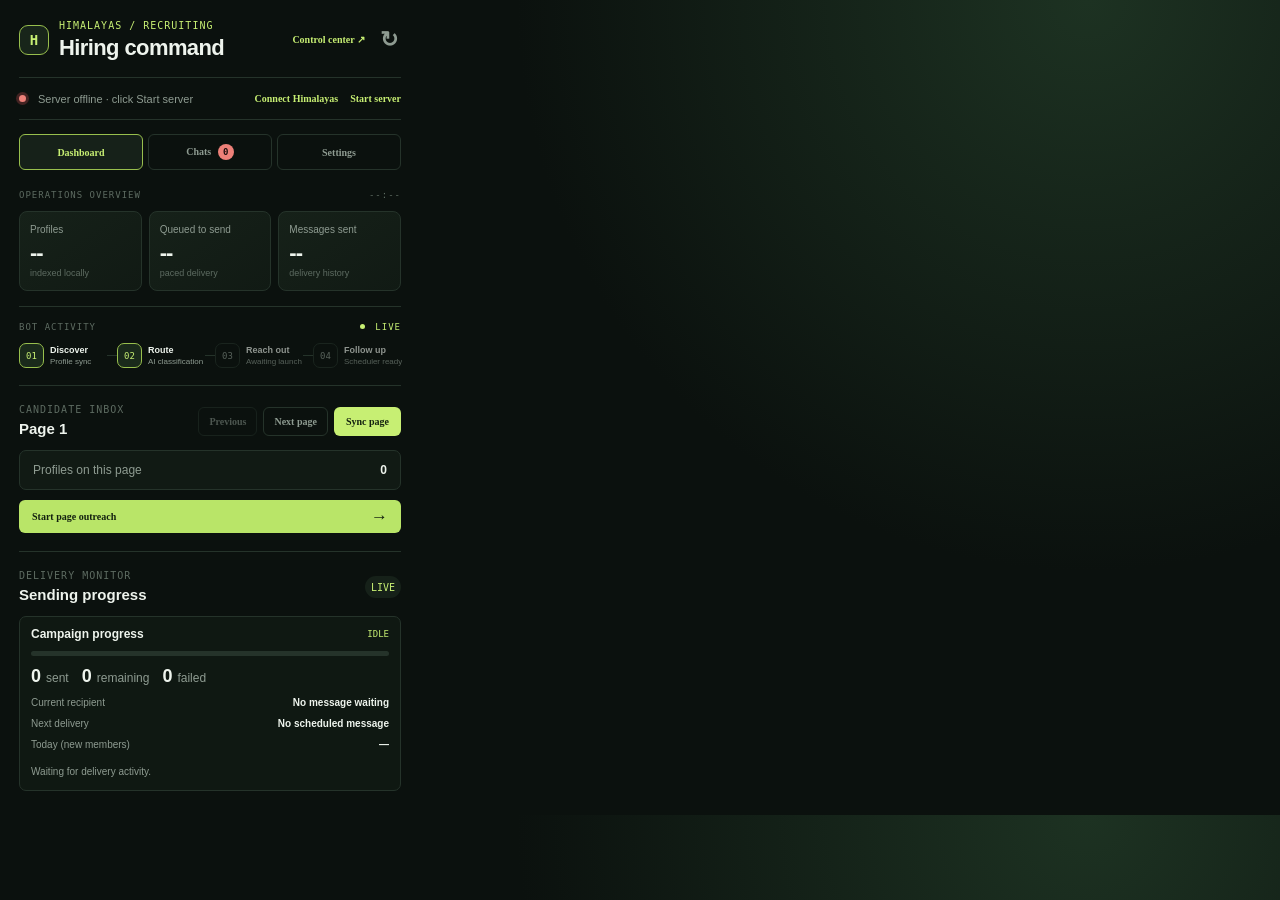
<file: extension/popup.html>
<!doctype html>
<html lang="en">
<head><meta charset="utf-8"><meta name="viewport" content="width=device-width,initial-scale=1"><title>Hiring Assistant</title><link rel="stylesheet" href="popup.css"><style>.progress-card{display:grid;gap:10px}.progress-track{height:5px;background:#25332a;border-radius:99px;overflow:hidden}.progress-track span{display:block;height:100%;width:0;background:#c7ef73;border-radius:99px;transition:width .3s ease}.progress-numbers{display:flex;align-items:baseline;gap:5px;color:#8e9b91}.progress-numbers strong{font-size:18px;color:#eef4ed;margin-left:8px}.progress-numbers strong:first-child{margin-left:0}.progress-detail{display:flex;justify-content:space-between;gap:12px;color:#8e9b91;font-size:10px}.progress-detail strong{color:#eef4ed;text-align:right;max-width:210px;overflow:hidden;text-overflow:ellipsis;white-space:nowrap}.page-summary{display:flex;justify-content:space-between;align-items:center;padding:12px 13px;border:1px solid #25332a;border-radius:7px;background:#111a14;color:#8e9b91}.page-summary strong{color:#eef4ed}.activity-log{display:grid;gap:5px;max-height:270px;overflow:auto}.log-row{display:grid;grid-template-columns:7px 1fr auto;align-items:center;gap:9px;padding:9px 10px;border:1px solid #25332a;border-radius:6px;background:#111a14}.log-dot{width:7px;height:7px;border-radius:50%;background:#5d6b61}.log-row.sent .log-dot{background:#c7ef73}.log-row.failed .log-dot{background:#ee8179}.log-row.scheduled .log-dot,.log-row.approved .log-dot{background:#f3a66e}.log-name{font-weight:800;font-size:11px}.log-detail{color:#5d6b61;font-size:9px;margin-top:3px}.log-status{font:9px 'DM Mono',monospace;color:#c7ef73;text-transform:uppercase}.log-row.failed .log-status{color:#ee8179}.log-time{color:#5d6b61;font:9px 'DM Mono',monospace;text-align:right}.log-empty{color:#8e9b91;font-size:11px;padding:12px 0}.tabs{display:grid;grid-template-columns:repeat(3,1fr);gap:5px;margin:14px 0 2px}.tab-button{background:transparent;border:1px solid #25332a;color:#8e9b91}.tab-button.active{background:#162119;color:#c7ef73;border-color:#98bf4d}.tab-panel[hidden]{display:none}.settings-form{display:grid;gap:13px}.settings-group{display:grid;gap:8px;padding:14px 0;border-top:1px solid #25332a}.settings-group h2{font-size:12px;color:#eef4ed}.field{display:grid;gap:5px}.field label{color:#8e9b91;font:9px 'DM Mono',monospace;text-transform:uppercase}.field input,.field select{width:100%;border:1px solid #25332a;border-radius:6px;background:#111a14;color:#eef4ed;padding:9px;font:11px Manrope}.settings-note{color:#5d6b61;font-size:10px;line-height:1.45}.save-settings{width:100%;margin-top:4px}.settings-result{min-height:15px;color:#c7ef73;font-size:10px}.conversation-list,.conversation-messages{display:grid;gap:6px;max-height:290px;overflow:auto}.conversation-row{display:grid;grid-template-columns:1fr auto;gap:8px;padding:10px;border:1px solid #25332a;border-radius:7px;background:#111a14;color:#eef4ed;cursor:pointer;text-align:left;width:100%}.conversation-row.active{border-color:#98bf4d;background:#162119}.conversation-row strong{font-size:11px}.conversation-row small{display:block;color:#5d6b61;font-size:9px;margin-top:4px}.conversation-row .tag{font-size:8px}.conversation-summary{color:#8e9b91;font-size:10px;line-height:1.45;padding:10px 0}.chat-bubble{max-width:92%;padding:9px 10px;border-radius:7px;background:#162119;color:#d7e2d6;font-size:10px;line-height:1.45}.chat-bubble.outbound{margin-left:auto;background:#263b25}.chat-bubble small{display:block;color:#80917f;font:9px 'DM Mono',monospace;margin-top:5px}.chat-empty{color:#8e9b91;font-size:11px;padding:12px 0}.header-actions{display:flex;align-items:center;gap:12px}.secret{-webkit-text-security:disc}</style></head>
<style>.unread-badge{display:inline-grid;place-items:center;min-width:16px;height:16px;padding:0 4px;margin-left:4px;border-radius:99px;background:#ee8179;color:#1b0d0c;font:800 9px 'DM Mono',monospace}.conversation-row.unread{border-color:#c7ef73;background:#1a2a1c}.conversation-row small.reply-preview{color:#c7ef73;font-style:italic;white-space:normal;word-break:break-word;max-width:230px}.row-unread{display:inline-grid;place-items:center;min-width:16px;height:16px;margin-left:5px;border-radius:99px;background:#ee8179;color:#1b0d0c;font:800 9px 'DM Mono',monospace;text-align:center}</style>
<body>
  <main>
    <header>
      <div class="brand"><span class="brand-mark">H</span><div><p class="eyebrow">HIMALAYAS / RECRUITING</p><h1>Hiring command</h1></div></div>
      <div class="header-actions"><button id="admin-link" class="text-button" title="Manage every extension in one dashboard">Control center ↗</button><button id="refresh" class="icon-button" aria-label="Refresh dashboard" title="Refresh dashboard">↻</button></div>
    </header>
    <div class="service-row"><span id="service-dot" class="service-dot"></span><p id="status" class="status">Checking local service...</p><button id="auth" class="text-button">Connect Himalayas</button><button id="server-toggle" class="text-button server-toggle">Start server</button></div>
    <nav class="tabs" aria-label="Dashboard sections"><button id="dashboard-tab" class="tab-button active">Dashboard</button><button id="chats-tab" class="tab-button">Chats <span id="unread-badge" class="unread-badge" hidden>0</span></button><button id="settings-tab" class="tab-button">Settings</button></nav>

    <div id="dashboard-panel" class="tab-panel">

    <section class="overview">
      <div class="section-kicker"><span>OPERATIONS OVERVIEW</span><span id="last-updated">--:--</span></div>
      <div class="metrics">
        <div class="metric"><span class="metric-label">Profiles</span><strong id="metric-profiles">--</strong><span id="metric-profiles-detail" class="metric-detail">indexed locally</span></div>
        <div class="metric"><span class="metric-label">Queued to send</span><strong id="metric-ready">--</strong><span id="metric-ready-detail" class="metric-detail">paced delivery</span></div>
        <div class="metric"><span class="metric-label">Messages sent</span><strong id="metric-sent">--</strong><span id="metric-sent-detail" class="metric-detail">delivery history</span></div>
      </div>
    </section>

    <section class="workflow-section">
      <div class="section-kicker"><span>BOT ACTIVITY</span><span class="live-label"><i></i> LIVE</span></div>
      <div class="workflow">
        <div class="workflow-step complete"><span class="step-icon">01</span><div><strong>Discover</strong><small>Profile sync</small></div></div>
        <div class="workflow-line"></div>
        <div class="workflow-step complete"><span class="step-icon">02</span><div><strong>Route</strong><small>AI classification</small></div></div>
        <div class="workflow-line"></div>
        <div id="outreach-step" class="workflow-step"><span class="step-icon">03</span><div><strong>Reach out</strong><small id="outreach-step-detail">Awaiting launch</small></div></div>
        <div class="workflow-line"></div>
        <div class="workflow-step"><span class="step-icon">04</span><div><strong>Follow up</strong><small>Scheduler ready</small></div></div>
      </div>
    </section>

    <section>
      <div class="section-head"><div><p class="eyebrow section-eyebrow">CANDIDATE INBOX</p><h2 id="page-title">Page 1</h2></div><div class="actions"><button id="previous" class="secondary-button" disabled>Previous</button><button id="next" class="secondary-button">Next page</button><button id="sync">Sync page</button></div></div>
      <div class="page-summary"><span>Profiles on this page</span><strong id="page-count">0</strong></div>
      <button id="launch" class="launch-button">Start page outreach <span>→</span></button>
        <button id="stop" class="stop-button" hidden>Stop automation</button>
    </section>

    <section class="activity-section">
      <div class="section-head"><div><p class="eyebrow section-eyebrow">DELIVERY MONITOR</p><h2>Sending progress</h2></div><span id="activity-count" class="count-badge">LIVE</span></div>
      <div class="item progress-card">
        <div class="item-top"><span class="name">Campaign progress</span><span id="progress-state" class="tag">IDLE</span></div>
        <div class="progress-track"><span id="progress-bar"></span></div>
        <div class="progress-numbers"><strong id="progress-sent">0</strong><span>sent</span><strong id="progress-queued">0</strong><span>remaining</span><strong id="progress-failed">0</strong><span>failed</span></div>
        <div class="progress-detail"><span>Current recipient</span><strong id="current-recipient">No message waiting</strong></div>
        <div class="progress-detail"><span>Next delivery</span><strong id="next-delivery">No scheduled message</strong></div>
        <div class="progress-detail"><span>Today (new members)</span><strong id="daily-count">—</strong></div>
        <p id="latest-result" class="detail">Waiting for delivery activity.</p>
      </div>
      <div id="activity-log" class="activity-log"></div>
    </section>
    </div>
    <div id="chats-panel" class="tab-panel" hidden>
      <section><div class="section-kicker"><span>CONVERSATION INBOX</span><span id="chat-count">0</span></div><div id="conversation-list" class="conversation-list"></div></section>
      <section class="conversation-detail"><div class="section-head"><div><p class="eyebrow section-eyebrow">SELECTED CONVERSATION</p><h2 id="conversation-name">Choose a member</h2></div><span id="conversation-status" class="tag">--</span></div><div id="conversation-summary" class="conversation-summary">Select a conversation to inspect its hiring chat status.</div><div id="conversation-messages" class="conversation-messages"></div></section>
    </div>
    <div id="settings-panel" class="tab-panel" hidden>
      <section class="settings-form">
        <div class="section-kicker"><span>SETTINGS</span><span>SAVED LOCALLY</span></div>
        <p class="settings-note">Secrets are masked. Leave a secret blank to keep its current value. Only the account name is specific to this Chrome profile. Everything else is shared by all profiles.</p>
        <div class="settings-group"><h2>THIS BROWSER PROFILE</h2><div class="field"><label for="account_label">Account name</label><input id="account_label" type="text" maxlength="60" placeholder="e.g. Recruiter A"></div><p id="account-id" class="settings-note"></p></div>
        <div class="settings-group"><h2>AI MESSAGES</h2><div class="field"><label for="openrouter_api_key">OpenRouter API key</label><input id="openrouter_api_key" type="text" autocomplete="off" spellcheck="false" class="secret"></div></div>
        <div class="settings-group"><h2>CONTACT LEDGER (SUPABASE)</h2><div class="field"><label for="supabase_url">Supabase URL</label><input id="supabase_url" type="url"></div><div class="field"><label for="supabase_key">Supabase key</label><input id="supabase_key" type="text" autocomplete="off" spellcheck="false" class="secret"></div></div>
        <div class="settings-group"><h2>GITHUB ASSESSMENT ACCESS</h2><div class="field"><label for="github_token">GitHub token</label><input id="github_token" type="text" autocomplete="off" spellcheck="false" class="secret"></div><div class="field"><label for="github_owner">Repository owner</label><input id="github_owner" type="text"></div><div class="field"><label for="github_repo">Tech assessment repository</label><input id="github_repo" type="text" placeholder="Tech_Assessment"><p class="settings-note">Full Stack, Backend and Frontend developers.</p></div><div class="field"><label for="github_ai_repo">AI assessment repository</label><input id="github_ai_repo" type="text" placeholder="AI_Assessment"><p class="settings-note">AI Developer only.</p></div></div>
        <div class="settings-group"><h2>SENDING</h2><div class="field"><label for="daily_dm_limit">Daily DM limit (new members per day)</label><input id="daily_dm_limit" type="number" min="0" max="100000" placeholder="0 = no limit"><p class="settings-note">New members this profile messages each day. Replies to members who answered are not counted and are never blocked. Each profile has its own count. The day resets at 00:00 UTC. 0 means no limit.</p></div><div class="field"><label for="min_message_delay_seconds">Shortest gap between first messages (seconds)</label><input id="min_message_delay_seconds" type="number" min="5"></div><div class="field"><label for="max_message_delay_seconds">Longest gap between first messages (seconds)</label><input id="max_message_delay_seconds" type="number" min="5"></div></div>
        <button id="save-settings" class="save-settings">Save settings</button><p id="settings-result" class="settings-result"></p>
      </section>
    </div>
  </main><script src="popup.js"></script>
</body>
</html>
</file>
<file: extension/popup.css>
:root{color-scheme:dark;--ink:#eef4ed;--muted:#8e9b91;--dim:#5d6b61;--bg:#0b110e;--panel:#111a14;--panel-2:#162119;--line:#25332a;--lime:#c7ef73;--lime-dark:#98bf4d;--orange:#f3a66e;--red:#ee8179}*{box-sizing:border-box}body{margin:0;width:420px;background:radial-gradient(circle at 85% 0,#1d3222 0,#0b110e 42%);color:var(--ink);font:12px Manrope,Arial,sans-serif}main{padding:20px 19px 24px}.brand,header,.section-head,.service-row,.section-kicker,.item-top{display:flex;align-items:center;justify-content:space-between;gap:12px}header{padding-bottom:18px;border-bottom:1px solid var(--line)}.brand{justify-content:flex-start;gap:10px}.brand-mark{display:grid;place-items:center;width:30px;height:30px;border:1px solid var(--lime-dark);border-radius:9px;color:var(--lime);font:700 14px 'DM Mono',monospace;background:#18251a}.eyebrow{color:var(--lime);font:10px 'DM Mono',monospace;letter-spacing:1px;margin:0 0 6px}h1,h2,p{margin:0}h1{font-size:22px;line-height:1;letter-spacing:-.6px}h2{font-size:15px;line-height:1.2}.icon-button{background:transparent;color:var(--muted);font-size:22px;padding:0 3px;border-radius:50%}.icon-button:hover{color:var(--lime)}button{background:var(--lime);border:0;color:#13200f;border-radius:6px;padding:9px 12px;font:800 10px Manrope;cursor:pointer;transition:transform .18s,background .18s}button:hover{background:#d8fa91;transform:translateY(-1px)}button:disabled{opacity:.5;cursor:wait;transform:none}.service-row{justify-content:flex-start;min-height:42px;border-bottom:1px solid var(--line)}.service-dot{width:7px;height:7px;border-radius:50%;background:var(--orange);box-shadow:0 0 0 3px #3c2b20}.service-dot.online{background:var(--lime);box-shadow:0 0 0 3px #2b4321}.service-dot.error{background:var(--red);box-shadow:0 0 0 3px #432322}.status{color:var(--muted);font-size:11px;flex:1}.text-button{padding:0;background:transparent;color:var(--lime);font-size:10px}.text-button:hover{background:transparent;transform:none;text-decoration:underline}.overview{padding:18px 0 15px}.section-kicker{color:var(--dim);font:9px 'DM Mono',monospace;letter-spacing:1px;margin-bottom:11px}.metrics{display:grid;grid-template-columns:repeat(3,1fr);gap:7px}.metric{background:linear-gradient(145deg,var(--panel-2),var(--panel));border:1px solid var(--line);border-radius:8px;padding:12px 10px;min-width:0}.metric-label,.metric-detail{display:block;color:var(--muted);font-size:10px;white-space:nowrap;overflow:hidden;text-overflow:ellipsis}.metric strong{display:block;font-size:22px;letter-spacing:-1px;margin:5px 0 2px}.metric-detail{color:var(--dim);font-size:9px}.workflow-section{padding:15px 0 17px;border-top:1px solid var(--line);border-bottom:1px solid var(--line)}.live-label{color:var(--lime)}.live-label i{display:inline-block;width:5px;height:5px;border-radius:50%;background:var(--lime);margin:0 4px 1px 0}.workflow{display:grid;grid-template-columns:1fr 10px 1fr 10px 1fr 10px 1fr;align-items:center}.workflow-step{display:flex;align-items:center;gap:6px;min-width:0;opacity:.58}.workflow-step.complete,.workflow-step.active{opacity:1}.step-icon{display:grid;place-items:center;flex:0 0 25px;height:25px;border:1px solid var(--line);border-radius:7px;color:var(--muted);font:9px 'DM Mono',monospace}.complete .step-icon,.active .step-icon{border-color:var(--lime-dark);color:var(--lime);background:#1a2a1b}.workflow strong,.workflow small{display:block;white-space:nowrap;overflow:hidden;text-overflow:ellipsis}.workflow strong{font-size:9px}.workflow small{color:var(--muted);font-size:8px;margin-top:2px}.workflow-line{height:1px;background:var(--line)}section:not(.overview):not(.workflow-section){padding:18px 0 0}.section-head{margin-bottom:12px}.section-eyebrow{margin-bottom:5px;color:var(--dim)}.actions{display:flex;gap:6px;align-items:center}.secondary-button{background:transparent;border:1px solid var(--line);color:var(--muted);padding:8px 10px}.secondary-button:hover{background:var(--panel-2);color:var(--ink)}.list{display:grid;gap:7px}.item{border:1px solid var(--line);border-radius:7px;padding:10px 11px;background:rgba(17,26,20,.78);animation:rise .25s ease both}.item:hover{border-color:#415743}.name{font-weight:800;font-size:12px}.tag{font:9px 'DM Mono',monospace;color:var(--lime);text-transform:uppercase}.detail{color:var(--muted);font-size:10px;line-height:1.45;margin-top:5px;display:-webkit-box;line-clamp:2;-webkit-line-clamp:2;-webkit-box-orient:vertical;overflow:hidden}.empty{color:var(--muted);font-size:11px;padding:12px 0}.launch-button{width:100%;margin-top:10px;display:flex;justify-content:space-between;align-items:center;padding:11px 13px;background:#b9e568}.launch-button span{font-size:17px;line-height:10px}.activity-section{border-top:1px solid var(--line);margin-top:18px}.count-badge{display:grid;place-items:center;min-width:22px;height:22px;padding:0 6px;border-radius:99px;background:var(--panel-2);color:var(--lime);font:10px 'DM Mono',monospace}.message-item{display:grid;grid-template-columns:7px 1fr;gap:9px}.message-item:before{content:'';width:7px;height:7px;border-radius:50%;margin-top:4px;background:var(--dim)}.message-item.sent:before{background:var(--lime)}.message-item.failed:before{background:var(--red)}.message-item.approved:before,.message-item.queued:before{background:var(--orange)}.message-copy{min-width:0}.message-meta{display:flex;justify-content:space-between;gap:8px}.message-time{color:var(--dim);font:9px 'DM Mono',monospace}.message-item .detail{margin-top:4px}.error-message{color:var(--red)}@keyframes rise{from{opacity:0;transform:translateY(4px)}to{opacity:1;transform:none}}
</file>
